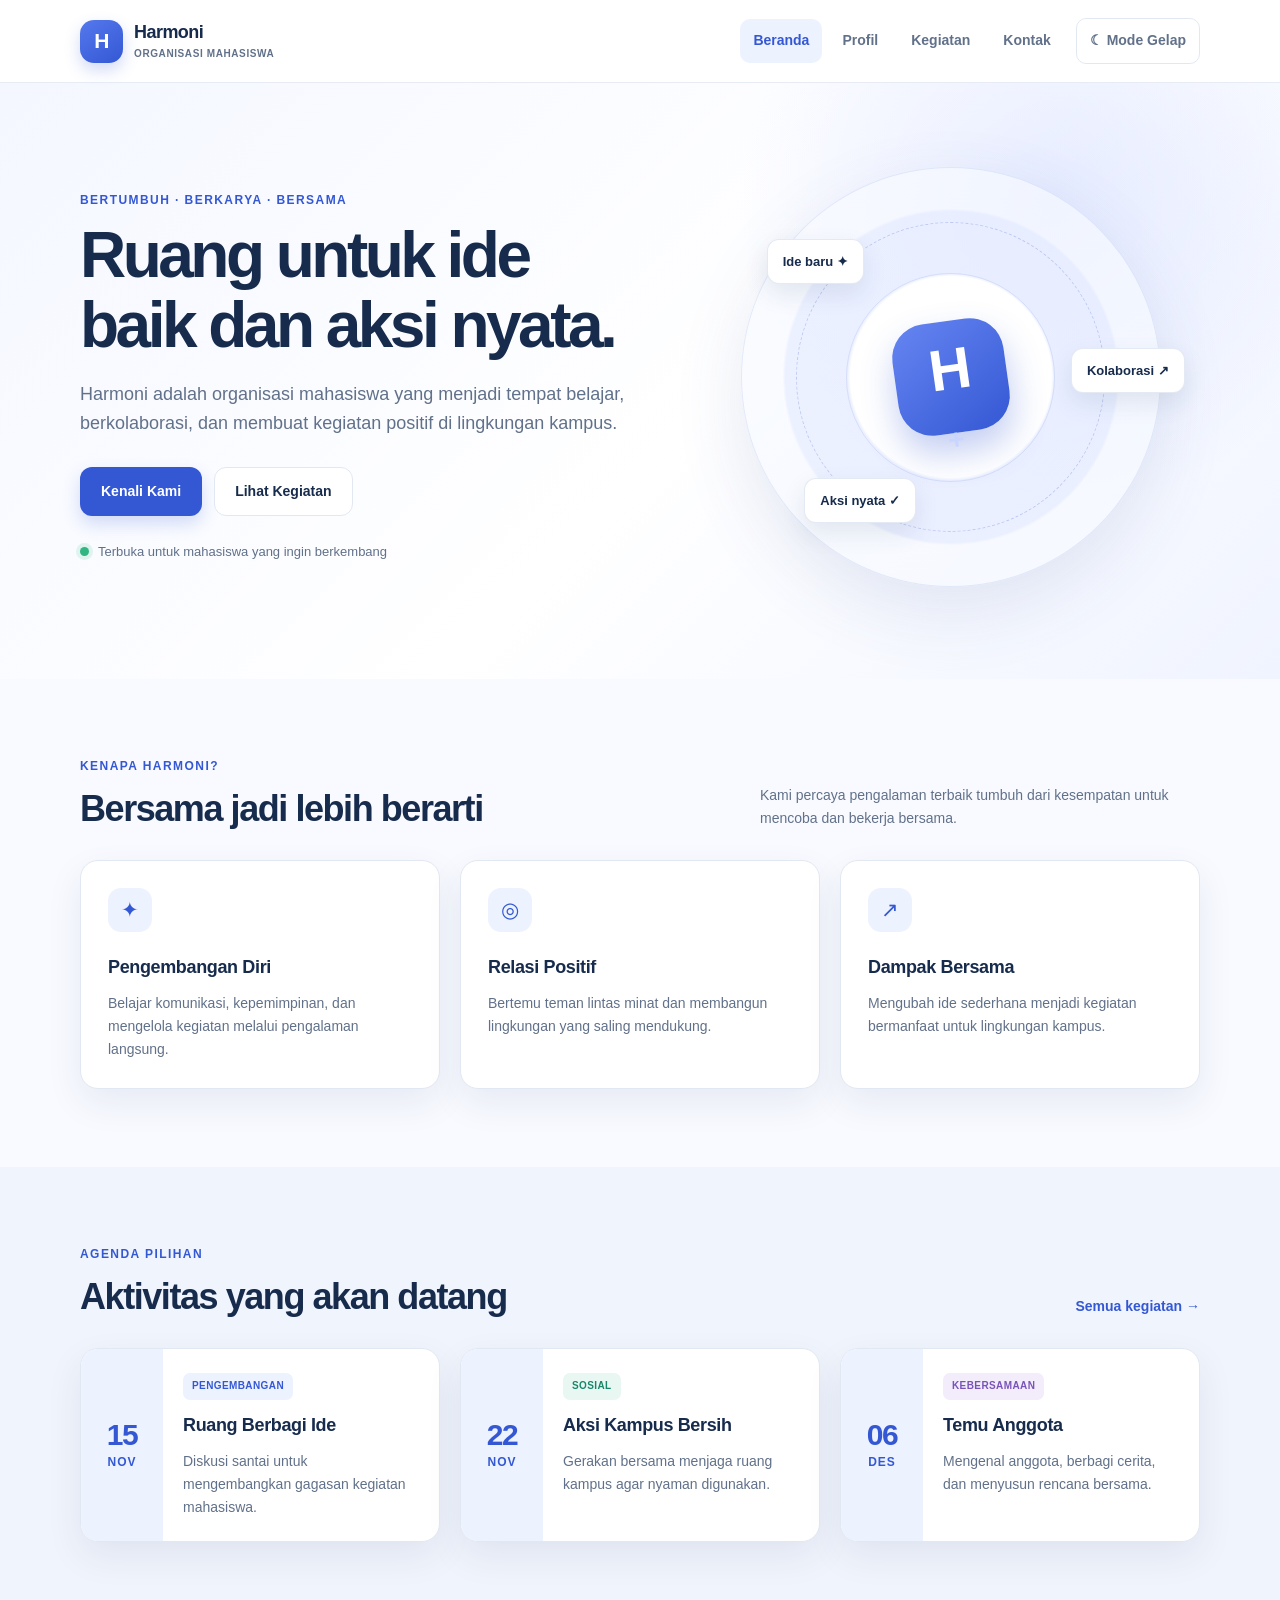
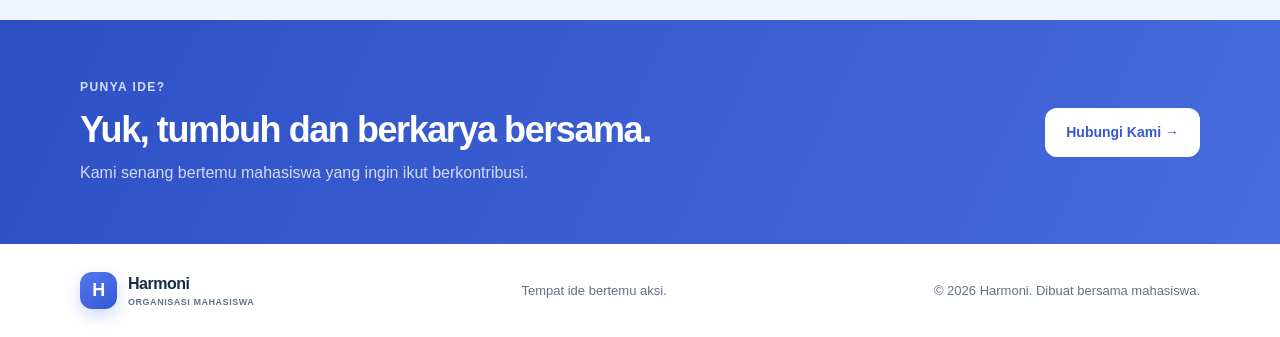
<file: index.html>
<!DOCTYPE html>
<html lang="id">
<head>
  <meta charset="UTF-8">
  <meta name="viewport" content="width=device-width, initial-scale=1.0">
  <meta name="description" content="Website informasi Organisasi Mahasiswa Harmoni.">
  <title>Beranda | Harmoni</title>
  <link rel="stylesheet" href="css/style.css">
  <script src="js/script.js" defer></script>
</head>
<body>
  <header class="site-header">
    <div class="container nav-wrap">
      <a class="brand" href="index.html"><span class="brand-mark">H</span><span>Harmoni<span class="brand-sub">Organisasi Mahasiswa</span></span></a>
      <button class="menu-toggle" id="menu-toggle" aria-label="Buka menu" aria-expanded="false">☰</button>
      <nav class="nav-links" id="nav-links" aria-label="Navigasi utama">
        <a class="active" href="index.html">Beranda</a>
        <a href="profil.html">Profil</a>
        <a href="kegiatan.html">Kegiatan</a>
        <a href="kontak.html">Kontak</a>
        <button class="theme-toggle" id="theme-toggle" type="button">☾ Mode Gelap</button>
      </nav>
    </div>
  </header>

  <main>
    <section class="hero">
      <div class="container hero-grid">
        <div class="hero-copy">
          <p class="eyebrow">Bertumbuh · Berkarya · Bersama</p>
          <h1>Ruang untuk ide baik dan aksi nyata.</h1>
          <p class="hero-text">Harmoni adalah organisasi mahasiswa yang menjadi tempat belajar, berkolaborasi, dan membuat kegiatan positif di lingkungan kampus.</p>
          <div class="hero-actions">
            <a class="button button-primary" href="profil.html">Kenali Kami</a>
            <a class="button button-secondary" href="kegiatan.html">Lihat Kegiatan</a>
          </div>
          <div class="hero-note"><span class="status-dot"></span> Terbuka untuk mahasiswa yang ingin berkembang</div>
        </div>
        <div class="hero-art" aria-label="Ilustrasi kolaborasi mahasiswa">
          <div class="art-orbit orbit-one"></div><div class="art-orbit orbit-two"></div>
          <div class="art-center">H<span>+</span></div>
          <div class="art-chip chip-one">Ide baru ✦</div>
          <div class="art-chip chip-two">Kolaborasi ↗</div>
          <div class="art-chip chip-three">Aksi nyata ✓</div>
        </div>
      </div>
    </section>

    <section class="section">
      <div class="container">
        <div class="section-heading">
          <div><p class="eyebrow">Kenapa Harmoni?</p><h2>Bersama jadi lebih berarti</h2></div>
          <p>Kami percaya pengalaman terbaik tumbuh dari kesempatan untuk mencoba dan bekerja bersama.</p>
        </div>
        <div class="card-grid three">
          <article class="info-card"><div class="card-icon">✦</div><h3>Pengembangan Diri</h3><p>Belajar komunikasi, kepemimpinan, dan mengelola kegiatan melalui pengalaman langsung.</p></article>
          <article class="info-card"><div class="card-icon">◎</div><h3>Relasi Positif</h3><p>Bertemu teman lintas minat dan membangun lingkungan yang saling mendukung.</p></article>
          <article class="info-card"><div class="card-icon">↗</div><h3>Dampak Bersama</h3><p>Mengubah ide sederhana menjadi kegiatan bermanfaat untuk lingkungan kampus.</p></article>
        </div>
      </div>
    </section>

    <section class="section section-tint">
      <div class="container">
        <div class="section-heading">
          <div><p class="eyebrow">Agenda pilihan</p><h2>Aktivitas yang akan datang</h2></div>
          <a class="text-link" href="kegiatan.html">Semua kegiatan →</a>
        </div>
        <div class="card-grid three">
          <article class="event-card"><div class="event-date"><span>15</span> NOV</div><div class="event-content"><span class="tag">Pengembangan</span><h3>Ruang Berbagi Ide</h3><p>Diskusi santai untuk mengembangkan gagasan kegiatan mahasiswa.</p></div></article>
          <article class="event-card"><div class="event-date"><span>22</span> NOV</div><div class="event-content"><span class="tag tag-green">Sosial</span><h3>Aksi Kampus Bersih</h3><p>Gerakan bersama menjaga ruang kampus agar nyaman digunakan.</p></div></article>
          <article class="event-card"><div class="event-date"><span>06</span> DES</div><div class="event-content"><span class="tag tag-purple">Kebersamaan</span><h3>Temu Anggota</h3><p>Mengenal anggota, berbagi cerita, dan menyusun rencana bersama.</p></div></article>
        </div>
      </div>
    </section>

    <section class="cta-section"><div class="container cta-inner"><div><p class="eyebrow">Punya ide?</p><h2>Yuk, tumbuh dan berkarya bersama.</h2><p>Kami senang bertemu mahasiswa yang ingin ikut berkontribusi.</p></div><a class="button button-light" href="kontak.html">Hubungi Kami →</a></div></section>
  </main>

  <footer class="site-footer"><div class="container footer-inner"><a class="brand footer-brand" href="index.html"><span class="brand-mark">H</span><span>Harmoni<span class="brand-sub">Organisasi Mahasiswa</span></span></a><p>Tempat ide bertemu aksi.</p><p class="copyright">© <span class="current-year">2026</span> Harmoni. Dibuat bersama mahasiswa.</p></div></footer>
</body>
</html>
</file>
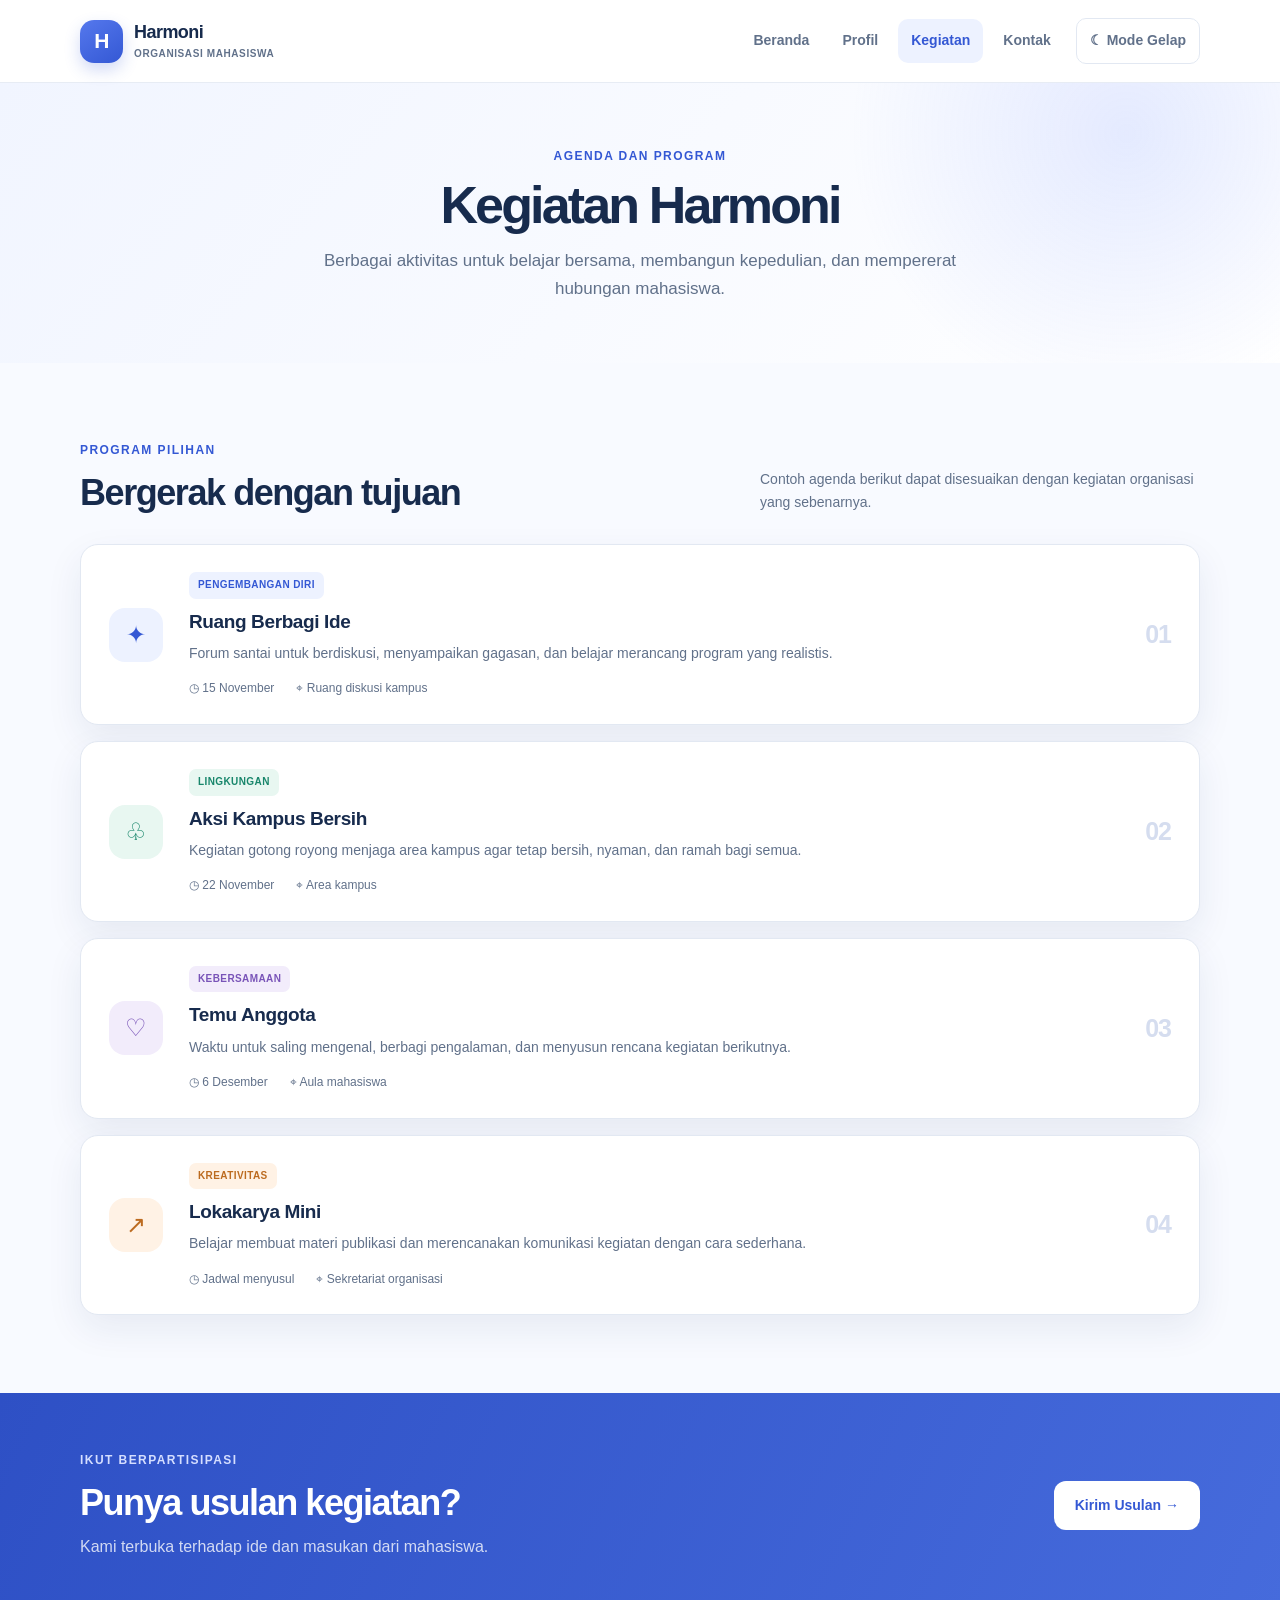
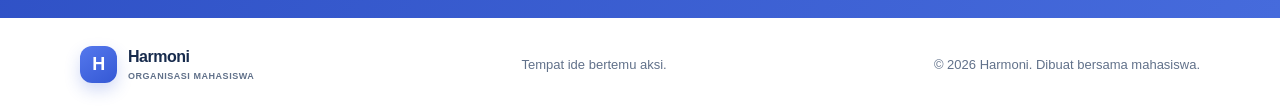
<file: kegiatan.html>
<!DOCTYPE html>
<html lang="id">
<head>
  <meta charset="UTF-8">
  <meta name="viewport" content="width=device-width, initial-scale=1.0">
  <meta name="description" content="Informasi kegiatan Organisasi Mahasiswa Harmoni.">
  <title>Kegiatan | Harmoni</title>
  <link rel="stylesheet" href="css/style.css">
  <script src="js/script.js" defer></script>
</head>
<body>
  <header class="site-header">
    <div class="container nav-wrap">
      <a class="brand" href="index.html"><span class="brand-mark">H</span><span>Harmoni<span class="brand-sub">Organisasi Mahasiswa</span></span></a>
      <button class="menu-toggle" id="menu-toggle" aria-label="Buka menu" aria-expanded="false">☰</button>
      <nav class="nav-links" id="nav-links" aria-label="Navigasi utama">
        <a href="index.html">Beranda</a><a href="profil.html">Profil</a><a class="active" href="kegiatan.html">Kegiatan</a><a href="kontak.html">Kontak</a>
        <button class="theme-toggle" id="theme-toggle" type="button">☾ Mode Gelap</button>
      </nav>
    </div>
  </header>
  <main>
    <section class="page-hero"><div class="container"><p class="eyebrow">Agenda dan program</p><h1>Kegiatan Harmoni</h1><p>Berbagai aktivitas untuk belajar bersama, membangun kepedulian, dan mempererat hubungan mahasiswa.</p></div></section>
    <section class="section"><div class="container"><div class="section-heading"><div><p class="eyebrow">Program pilihan</p><h2>Bergerak dengan tujuan</h2></div><p>Contoh agenda berikut dapat disesuaikan dengan kegiatan organisasi yang sebenarnya.</p></div>
      <div class="activity-list">
        <article class="activity-card"><div class="activity-symbol symbol-blue">✦</div><div class="activity-body"><span class="tag">Pengembangan diri</span><h3>Ruang Berbagi Ide</h3><p>Forum santai untuk berdiskusi, menyampaikan gagasan, dan belajar merancang program yang realistis.</p><div class="activity-meta"><span>◷ 15 November</span><span>⌖ Ruang diskusi kampus</span></div></div><div class="activity-number">01</div></article>
        <article class="activity-card"><div class="activity-symbol symbol-green">♧</div><div class="activity-body"><span class="tag tag-green">Lingkungan</span><h3>Aksi Kampus Bersih</h3><p>Kegiatan gotong royong menjaga area kampus agar tetap bersih, nyaman, dan ramah bagi semua.</p><div class="activity-meta"><span>◷ 22 November</span><span>⌖ Area kampus</span></div></div><div class="activity-number">02</div></article>
        <article class="activity-card"><div class="activity-symbol symbol-purple">♡</div><div class="activity-body"><span class="tag tag-purple">Kebersamaan</span><h3>Temu Anggota</h3><p>Waktu untuk saling mengenal, berbagi pengalaman, dan menyusun rencana kegiatan berikutnya.</p><div class="activity-meta"><span>◷ 6 Desember</span><span>⌖ Aula mahasiswa</span></div></div><div class="activity-number">03</div></article>
        <article class="activity-card"><div class="activity-symbol symbol-orange">↗</div><div class="activity-body"><span class="tag tag-orange">Kreativitas</span><h3>Lokakarya Mini</h3><p>Belajar membuat materi publikasi dan merencanakan komunikasi kegiatan dengan cara sederhana.</p><div class="activity-meta"><span>◷ Jadwal menyusul</span><span>⌖ Sekretariat organisasi</span></div></div><div class="activity-number">04</div></article>
      </div>
    </div></section>
    <section class="cta-section"><div class="container cta-inner"><div><p class="eyebrow">Ikut berpartisipasi</p><h2>Punya usulan kegiatan?</h2><p>Kami terbuka terhadap ide dan masukan dari mahasiswa.</p></div><a class="button button-light" href="kontak.html">Kirim Usulan →</a></div></section>
  </main>
  <footer class="site-footer"><div class="container footer-inner"><a class="brand footer-brand" href="index.html"><span class="brand-mark">H</span><span>Harmoni<span class="brand-sub">Organisasi Mahasiswa</span></span></a><p>Tempat ide bertemu aksi.</p><p class="copyright">© <span class="current-year">2026</span> Harmoni. Dibuat bersama mahasiswa.</p></div></footer>
</body>
</html>
</file>
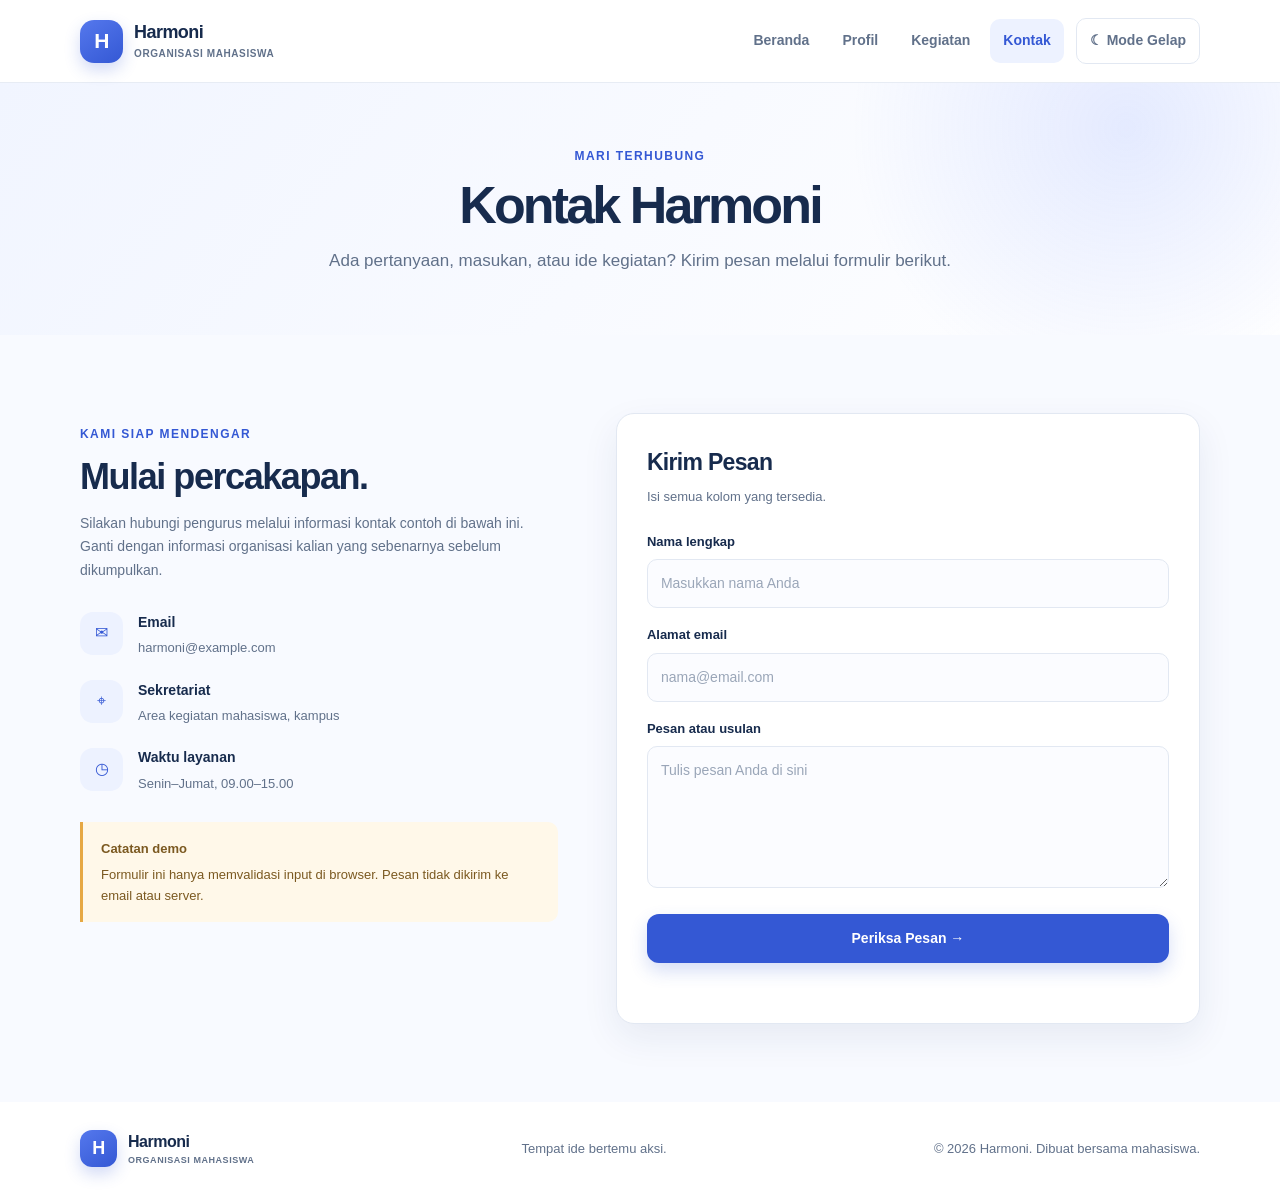
<file: kontak.html>
<!DOCTYPE html>
<html lang="id">
<head>
  <meta charset="UTF-8">
  <meta name="viewport" content="width=device-width, initial-scale=1.0">
  <meta name="description" content="Hubungi Organisasi Mahasiswa Harmoni.">
  <title>Kontak | Harmoni</title>
  <link rel="stylesheet" href="css/style.css">
  <script src="js/script.js" defer></script>
</head>
<body>
  <header class="site-header">
    <div class="container nav-wrap">
      <a class="brand" href="index.html"><span class="brand-mark">H</span><span>Harmoni<span class="brand-sub">Organisasi Mahasiswa</span></span></a>
      <button class="menu-toggle" id="menu-toggle" aria-label="Buka menu" aria-expanded="false">☰</button>
      <nav class="nav-links" id="nav-links" aria-label="Navigasi utama">
        <a href="index.html">Beranda</a><a href="profil.html">Profil</a><a href="kegiatan.html">Kegiatan</a><a class="active" href="kontak.html">Kontak</a>
        <button class="theme-toggle" id="theme-toggle" type="button">☾ Mode Gelap</button>
      </nav>
    </div>
  </header>
  <main>
    <section class="page-hero"><div class="container"><p class="eyebrow">Mari terhubung</p><h1>Kontak Harmoni</h1><p>Ada pertanyaan, masukan, atau ide kegiatan? Kirim pesan melalui formulir berikut.</p></div></section>
    <section class="section"><div class="container contact-layout">
      <div class="contact-info"><p class="eyebrow">Kami siap mendengar</p><h2>Mulai percakapan.</h2><p>Silakan hubungi pengurus melalui informasi kontak contoh di bawah ini. Ganti dengan informasi organisasi kalian yang sebenarnya sebelum dikumpulkan.</p>
        <div class="contact-item"><span class="contact-icon">✉</span><div><strong>Email</strong><p>harmoni@example.com</p></div></div>
        <div class="contact-item"><span class="contact-icon">⌖</span><div><strong>Sekretariat</strong><p>Area kegiatan mahasiswa, kampus</p></div></div>
        <div class="contact-item"><span class="contact-icon">◷</span><div><strong>Waktu layanan</strong><p>Senin–Jumat, 09.00–15.00</p></div></div>
        <div class="notice"><strong>Catatan demo</strong><p>Formulir ini hanya memvalidasi input di browser. Pesan tidak dikirim ke email atau server.</p></div>
      </div>
      <form class="contact-form" id="contact-form" novalidate>
        <h2>Kirim Pesan</h2><p class="form-intro">Isi semua kolom yang tersedia.</p>
        <label for="nama">Nama lengkap</label><input id="nama" name="nama" type="text" placeholder="Masukkan nama Anda">
        <label for="email">Alamat email</label><input id="email" name="email" type="email" placeholder="nama@email.com">
        <label for="pesan">Pesan atau usulan</label><textarea id="pesan" name="pesan" rows="5" placeholder="Tulis pesan Anda di sini"></textarea>
        <button class="button button-primary button-full" type="submit">Periksa Pesan →</button>
        <p id="status-form" class="form-status" role="status" aria-live="polite"></p>
      </form>
    </div></section>
  </main>
  <footer class="site-footer"><div class="container footer-inner"><a class="brand footer-brand" href="index.html"><span class="brand-mark">H</span><span>Harmoni<span class="brand-sub">Organisasi Mahasiswa</span></span></a><p>Tempat ide bertemu aksi.</p><p class="copyright">© <span class="current-year">2026</span> Harmoni. Dibuat bersama mahasiswa.</p></div></footer>
</body>
</html>
</file>
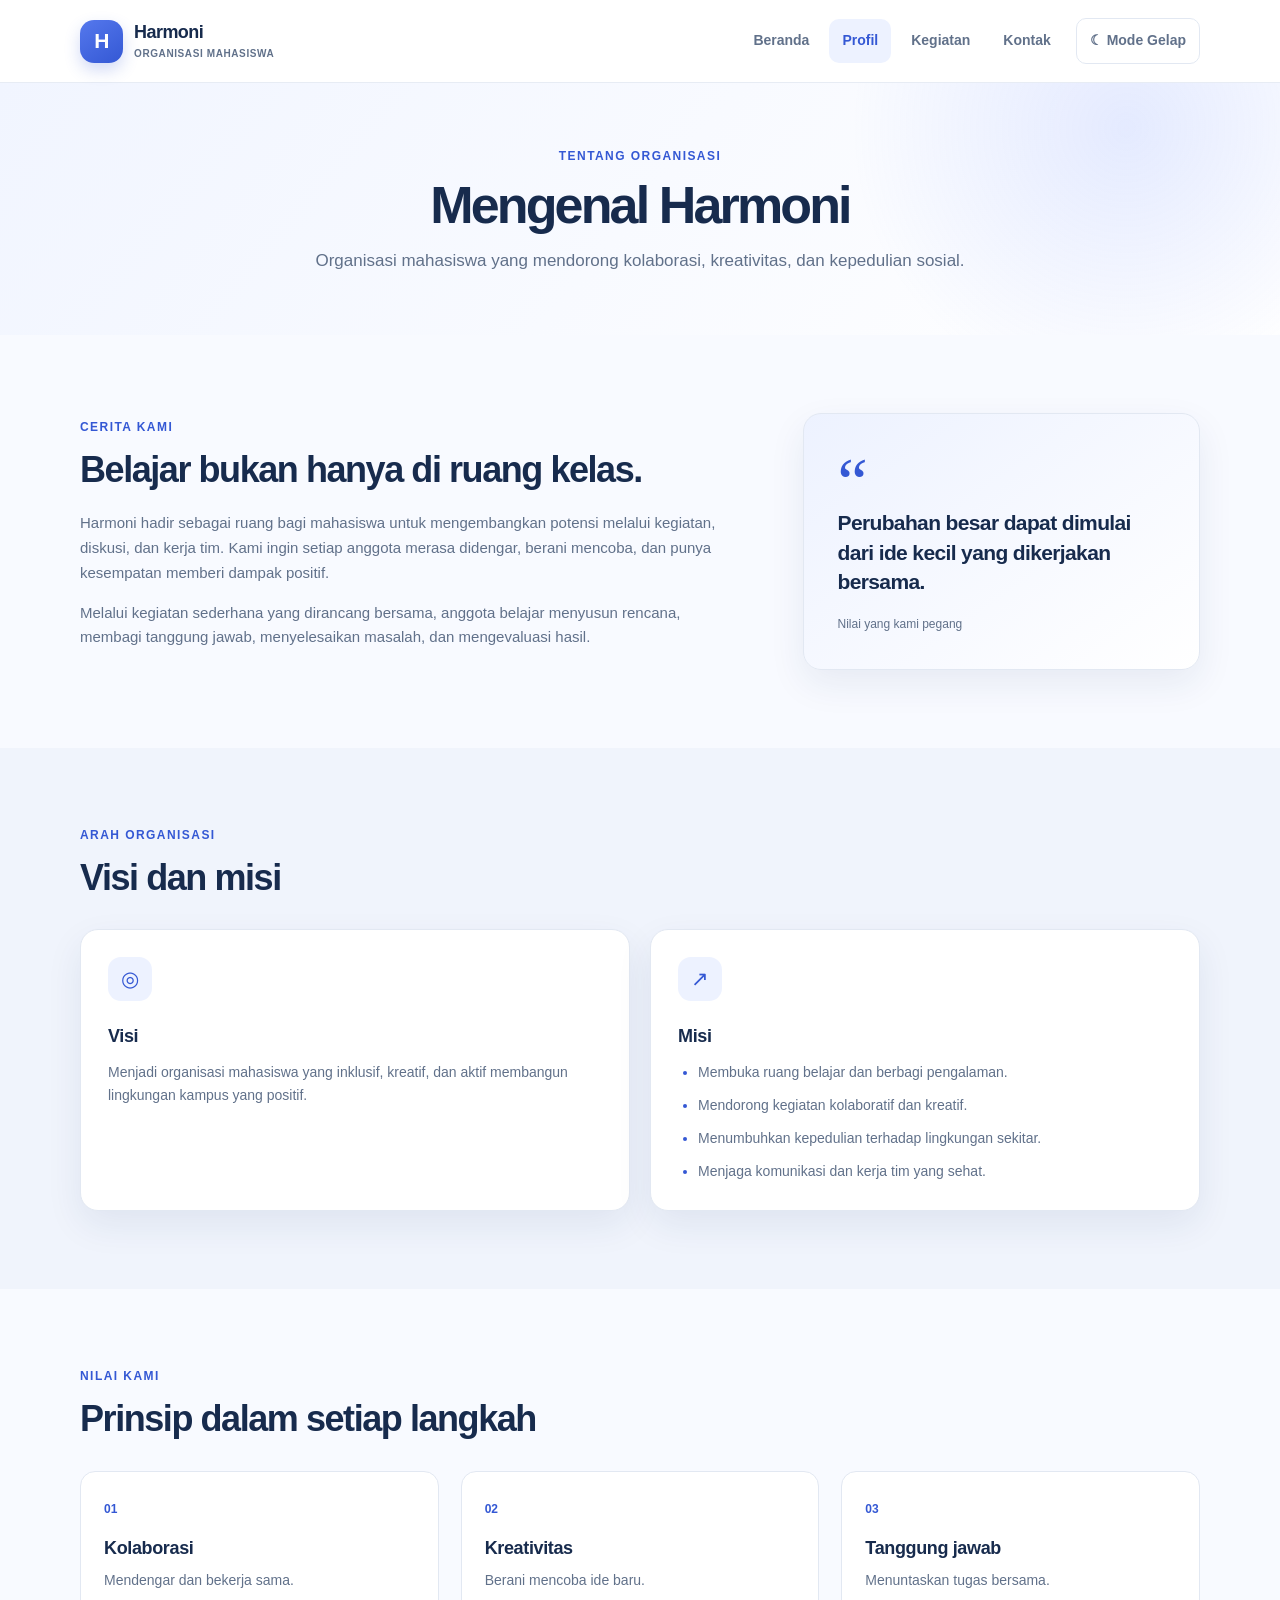
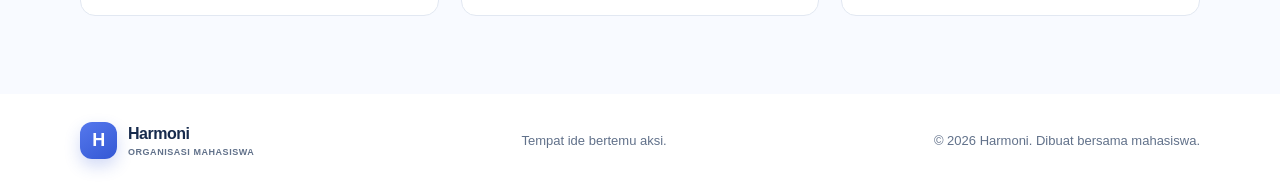
<file: profil.html>
<!DOCTYPE html>
<html lang="id">
<head>
  <meta charset="UTF-8">
  <meta name="viewport" content="width=device-width, initial-scale=1.0">
  <meta name="description" content="Profil, visi, misi, dan nilai Organisasi Mahasiswa Harmoni.">
  <title>Profil | Harmoni</title>
  <link rel="stylesheet" href="css/style.css">
  <script src="js/script.js" defer></script>
</head>
<body>
  <header class="site-header">
    <div class="container nav-wrap">
      <a class="brand" href="index.html"><span class="brand-mark">H</span><span>Harmoni<span class="brand-sub">Organisasi Mahasiswa</span></span></a>
      <button class="menu-toggle" id="menu-toggle" aria-label="Buka menu" aria-expanded="false">☰</button>
      <nav class="nav-links" id="nav-links" aria-label="Navigasi utama">
        <a href="index.html">Beranda</a><a class="active" href="profil.html">Profil</a><a href="kegiatan.html">Kegiatan</a><a href="kontak.html">Kontak</a>
        <button class="theme-toggle" id="theme-toggle" type="button">☾ Mode Gelap</button>
      </nav>
    </div>
  </header>
  <main>
    <section class="page-hero"><div class="container"><p class="eyebrow">Tentang organisasi</p><h1>Mengenal Harmoni</h1><p>Organisasi mahasiswa yang mendorong kolaborasi, kreativitas, dan kepedulian sosial.</p></div></section>
    <section class="section"><div class="container split-layout">
      <div><p class="eyebrow">Cerita kami</p><h2>Belajar bukan hanya di ruang kelas.</h2><p>Harmoni hadir sebagai ruang bagi mahasiswa untuk mengembangkan potensi melalui kegiatan, diskusi, dan kerja tim. Kami ingin setiap anggota merasa didengar, berani mencoba, dan punya kesempatan memberi dampak positif.</p><p>Melalui kegiatan sederhana yang dirancang bersama, anggota belajar menyusun rencana, membagi tanggung jawab, menyelesaikan masalah, dan mengevaluasi hasil.</p></div>
      <aside class="quote-card"><span class="quote-mark">“</span><blockquote>Perubahan besar dapat dimulai dari ide kecil yang dikerjakan bersama.</blockquote><p>Nilai yang kami pegang</p></aside>
    </div></section>
    <section class="section section-tint"><div class="container"><div class="section-heading"><div><p class="eyebrow">Arah organisasi</p><h2>Visi dan misi</h2></div></div>
      <div class="card-grid two"><article class="info-card"><div class="card-icon">◎</div><h3>Visi</h3><p>Menjadi organisasi mahasiswa yang inklusif, kreatif, dan aktif membangun lingkungan kampus yang positif.</p></article><article class="info-card"><div class="card-icon">↗</div><h3>Misi</h3><ul class="clean-list"><li>Membuka ruang belajar dan berbagi pengalaman.</li><li>Mendorong kegiatan kolaboratif dan kreatif.</li><li>Menumbuhkan kepedulian terhadap lingkungan sekitar.</li><li>Menjaga komunikasi dan kerja tim yang sehat.</li></ul></article></div>
    </div></section>
    <section class="section"><div class="container"><div class="section-heading"><div><p class="eyebrow">Nilai kami</p><h2>Prinsip dalam setiap langkah</h2></div></div><div class="value-row"><div><span>01</span><h3>Kolaborasi</h3><p>Mendengar dan bekerja sama.</p></div><div><span>02</span><h3>Kreativitas</h3><p>Berani mencoba ide baru.</p></div><div><span>03</span><h3>Tanggung jawab</h3><p>Menuntaskan tugas bersama.</p></div></div></div></section>
  </main>
  <footer class="site-footer"><div class="container footer-inner"><a class="brand footer-brand" href="index.html"><span class="brand-mark">H</span><span>Harmoni<span class="brand-sub">Organisasi Mahasiswa</span></span></a><p>Tempat ide bertemu aksi.</p><p class="copyright">© <span class="current-year">2026</span> Harmoni. Dibuat bersama mahasiswa.</p></div></footer>
</body>
</html>
</file>
<file: css/style.css>
:root {
  color-scheme: light;
  --color-ink: #172b4d;
  --color-muted: #61718a;
  --color-primary: #3458d4;
  --color-primary-dark: #2444b5;
  --color-soft-blue: #edf2ff;
  --color-surface: #ffffff;
  --color-background: #f8faff;
  --color-border: #e2e8f2;
  --color-green: #18866b;
  --color-purple: #7954b8;
  --color-orange: #bc6b20;
  --shadow-card: 0 14px 36px rgba(31, 55, 100, 0.08);
}

:root[data-theme="dark"] {
  color-scheme: dark;
  --color-ink: #ecf2ff;
  --color-muted: #aab7ce;
  --color-primary: #91a8ff;
  --color-primary-dark: #b1c1ff;
  --color-soft-blue: #24345a;
  --color-surface: #17243a;
  --color-background: #101a2b;
  --color-border: #2b3b56;
  --color-green: #65d2ad;
  --color-purple: #c3a3ff;
  --color-orange: #ffc27d;
  --shadow-card: 0 14px 36px rgba(0, 0, 0, 0.2);
}

* {
  box-sizing: border-box;
}

html {
  scroll-behavior: smooth;
}

body {
  margin: 0;
  background: var(--color-background);
  color: var(--color-ink);
  font-family: Inter, "Segoe UI", Arial, sans-serif;
  font-size: 16px;
  line-height: 1.65;
  -webkit-font-smoothing: antialiased;
}

button,
input,
textarea {
  font: inherit;
}

a {
  color: inherit;
  text-decoration: none;
}

button,
a {
  -webkit-tap-highlight-color: transparent;
}

button:focus-visible,
a:focus-visible,
input:focus-visible,
textarea:focus-visible {
  outline: 3px solid rgba(52, 88, 212, 0.35);
  outline-offset: 3px;
}

.container {
  width: min(1120px, calc(100% - 48px));
  margin-inline: auto;
}

.site-header {
  position: relative;
  z-index: 10;
  background: rgba(255, 255, 255, 0.94);
  border-bottom: 1px solid rgba(226, 232, 242, 0.8);
  backdrop-filter: blur(14px);
}

.nav-wrap {
  min-height: 82px;
  display: flex;
  align-items: center;
  justify-content: space-between;
  gap: 28px;
}

.brand {
  display: inline-flex;
  align-items: center;
  gap: 11px;
  font-size: 18px;
  font-weight: 800;
  line-height: 1.2;
  letter-spacing: -0.03em;
}

.brand-mark {
  width: 43px;
  height: 43px;
  display: grid;
  place-items: center;
  flex: 0 0 auto;
  border-radius: 14px;
  background: linear-gradient(145deg, #5578ed, #3458d4);
  box-shadow: 0 7px 16px rgba(52, 88, 212, 0.22);
  color: #fff;
  font-size: 21px;
}

.brand-sub {
  display: block;
  margin-top: 4px;
  color: var(--color-muted);
  font-size: 10px;
  font-weight: 600;
  letter-spacing: 0.06em;
  text-transform: uppercase;
}

.nav-links {
  display: flex;
  align-items: center;
  gap: 7px;
}

.nav-links > a,
.theme-toggle {
  padding: 10px 13px;
  border: 0;
  border-radius: 10px;
  background: transparent;
  color: var(--color-muted);
  cursor: pointer;
  font-size: 14px;
  font-weight: 650;
  transition: background 160ms ease, color 160ms ease;
}

.nav-links > a:hover,
.theme-toggle:hover,
.nav-links > a.active {
  background: var(--color-soft-blue);
  color: var(--color-primary);
}

.theme-toggle {
  margin-left: 5px;
  border: 1px solid var(--color-border);
}

.menu-toggle {
  display: none;
  width: 42px;
  height: 42px;
  border: 1px solid var(--color-border);
  border-radius: 11px;
  background: var(--color-surface);
  color: var(--color-ink);
  cursor: pointer;
  font-size: 20px;
}

.hero {
  overflow: hidden;
  padding: 84px 0 92px;
  background:
    radial-gradient(circle at 82% 20%, rgba(113, 145, 255, 0.17), transparent 27%),
    linear-gradient(135deg, #f4f7ff 0%, #fff 55%, #f0f4ff 100%);
}

.hero-grid {
  display: grid;
  grid-template-columns: 1.05fr 0.95fr;
  align-items: center;
  gap: 70px;
}

.hero-copy {
  max-width: 620px;
}

.eyebrow {
  margin: 0 0 12px;
  color: var(--color-primary);
  font-size: 12px;
  font-weight: 800;
  letter-spacing: 0.12em;
  line-height: 1.5;
  text-transform: uppercase;
}

h1,
h2,
h3,
p {
  margin-top: 0;
}

.hero h1,
.page-hero h1 {
  margin-bottom: 20px;
  font-size: clamp(40px, 5.3vw, 64px);
  font-weight: 800;
  letter-spacing: -0.055em;
  line-height: 1.08;
}

.hero-text {
  max-width: 570px;
  margin-bottom: 28px;
  color: var(--color-muted);
  font-size: 18px;
}

.hero-actions {
  display: flex;
  flex-wrap: wrap;
  gap: 12px;
}

.button {
  min-height: 48px;
  display: inline-flex;
  align-items: center;
  justify-content: center;
  padding: 12px 20px;
  border: 1px solid transparent;
  border-radius: 12px;
  cursor: pointer;
  font-size: 14px;
  font-weight: 750;
  transition: transform 160ms ease, background 160ms ease, box-shadow 160ms ease;
}

.button:hover {
  transform: translateY(-2px);
}

.button-primary {
  background: var(--color-primary);
  box-shadow: 0 8px 18px rgba(52, 88, 212, 0.2);
  color: #fff;
}

.button-primary:hover {
  background: var(--color-primary-dark);
}

.button-secondary {
  border-color: var(--color-border);
  background: #fff;
  color: var(--color-ink);
}

.hero-note {
  display: flex;
  align-items: center;
  gap: 9px;
  margin-top: 25px;
  color: var(--color-muted);
  font-size: 13px;
}

.status-dot {
  width: 9px;
  height: 9px;
  border-radius: 50%;
  background: #31b581;
  box-shadow: 0 0 0 4px rgba(49, 181, 129, 0.13);
}

.hero-art {
  position: relative;
  width: min(100%, 420px);
  aspect-ratio: 1;
  display: grid;
  place-items: center;
  justify-self: center;
  border: 1px solid rgba(122, 148, 226, 0.18);
  border-radius: 50%;
  background: radial-gradient(circle, #fff 0 34%, rgba(231, 237, 255, 0.8) 35% 56%, rgba(247, 249, 255, 0.65) 57%);
  box-shadow: 0 24px 70px rgba(58, 82, 150, 0.12);
}

.art-orbit {
  position: absolute;
  border: 1px dashed rgba(74, 104, 207, 0.28);
  border-radius: 50%;
}

.orbit-one {
  inset: 13%;
}

.orbit-two {
  inset: 25%;
  border-style: solid;
  border-color: rgba(74, 104, 207, 0.13);
}

.art-center {
  width: 112px;
  height: 112px;
  display: grid;
  place-items: center;
  border-radius: 34px;
  background: linear-gradient(145deg, #6685f2, #3458d4);
  box-shadow: 0 18px 35px rgba(52, 88, 212, 0.3);
  color: #fff;
  font-size: 58px;
  font-weight: 800;
  transform: rotate(-8deg);
}

.art-center span {
  margin-left: -7px;
  color: #c9d5ff;
  font-size: 28px;
}

.art-chip {
  position: absolute;
  padding: 11px 15px;
  border: 1px solid rgba(226, 232, 242, 0.9);
  border-radius: 12px;
  background: #fff;
  box-shadow: 0 10px 25px rgba(31, 55, 100, 0.1);
  color: var(--color-ink);
  font-size: 13px;
  font-weight: 750;
}

.chip-one {
  top: 17%;
  left: 6%;
}

.chip-two {
  top: 43%;
  right: -6%;
}

.chip-three {
  bottom: 15%;
  left: 15%;
}

.section {
  padding: 78px 0;
}

.section-tint {
  background: #f0f4fc;
}

.section-heading {
  display: flex;
  align-items: end;
  justify-content: space-between;
  gap: 28px;
  margin-bottom: 30px;
}

.section-heading h2,
.contact-info h2,
.split-layout h2,
.cta-inner h2 {
  margin-bottom: 0;
  font-size: clamp(27px, 3vw, 36px);
  font-weight: 800;
  letter-spacing: -0.04em;
  line-height: 1.2;
}

.section-heading > p {
  max-width: 440px;
  margin: 0;
  color: var(--color-muted);
  font-size: 14px;
}

.card-grid {
  display: grid;
  gap: 20px;
}

.card-grid.three {
  grid-template-columns: repeat(3, minmax(0, 1fr));
}

.card-grid.two {
  grid-template-columns: repeat(2, minmax(0, 1fr));
}

.info-card,
.event-card,
.activity-card,
.contact-form,
.quote-card {
  border: 1px solid var(--color-border);
  border-radius: 18px;
  background: var(--color-surface);
  box-shadow: var(--shadow-card);
}

.info-card {
  padding: 27px;
}

.card-icon {
  width: 44px;
  height: 44px;
  display: grid;
  place-items: center;
  margin-bottom: 21px;
  border-radius: 13px;
  background: var(--color-soft-blue);
  color: var(--color-primary);
  font-size: 21px;
}

.info-card h3,
.event-content h3,
.activity-body h3,
.value-row h3 {
  margin-bottom: 9px;
  font-size: 18px;
  font-weight: 750;
  letter-spacing: -0.02em;
}

.info-card p,
.event-content p,
.activity-body p,
.value-row p {
  margin-bottom: 0;
  color: var(--color-muted);
  font-size: 14px;
}

.event-card {
  display: flex;
  min-height: 190px;
  overflow: hidden;
}

.event-date {
  width: 82px;
  display: flex;
  flex: 0 0 82px;
  flex-direction: column;
  align-items: center;
  justify-content: center;
  background: var(--color-soft-blue);
  color: var(--color-primary);
  font-size: 12px;
  font-weight: 800;
  letter-spacing: 0.08em;
}

.event-date span {
  font-size: 30px;
  letter-spacing: -0.05em;
  line-height: 1.2;
}

.event-content {
  padding: 22px 20px;
}

.tag {
  display: inline-flex;
  align-items: center;
  margin-bottom: 11px;
  padding: 5px 9px;
  border-radius: 7px;
  background: #edf2ff;
  color: var(--color-primary);
  font-size: 10px;
  font-weight: 800;
  letter-spacing: 0.04em;
  text-transform: uppercase;
}

.tag-green {
  background: #e8f7f1;
  color: var(--color-green);
}

.tag-purple {
  background: #f2ecfb;
  color: var(--color-purple);
}

.tag-orange {
  background: #fff2e5;
  color: var(--color-orange);
}

.text-link {
  flex: 0 0 auto;
  color: var(--color-primary);
  font-size: 14px;
  font-weight: 750;
}

.text-link:hover {
  color: var(--color-primary-dark);
}

.cta-section {
  padding: 58px 0;
  background: linear-gradient(115deg, #2e50c5, #466bdc);
  color: #fff;
}

.cta-inner {
  display: flex;
  align-items: center;
  justify-content: space-between;
  gap: 32px;
}

.cta-inner .eyebrow {
  color: #d5deff;
}

.cta-inner h2 {
  margin-bottom: 9px;
}

.cta-inner p:not(.eyebrow) {
  margin-bottom: 0;
  color: rgba(255, 255, 255, 0.78);
}

.button-light {
  flex: 0 0 auto;
  background: #fff;
  color: var(--color-primary);
}

.button-light:hover {
  background: #edf2ff;
}

.site-footer {
  padding: 28px 0;
  background: #fff;
}

.footer-inner {
  display: flex;
  align-items: center;
  justify-content: space-between;
  gap: 22px;
}

.footer-inner > p {
  margin: 0;
  color: var(--color-muted);
  font-size: 13px;
}

.footer-brand {
  font-size: 16px;
}

.footer-brand .brand-mark {
  width: 37px;
  height: 37px;
  border-radius: 12px;
  font-size: 18px;
}

.footer-brand .brand-sub {
  font-size: 9px;
}

.copyright {
  text-align: right;
}

.page-hero {
  padding: 64px 0 60px;
  background:
    radial-gradient(circle at 88% 18%, rgba(113, 145, 255, 0.17), transparent 24%),
    linear-gradient(130deg, #f1f5ff, #fff);
  text-align: center;
}

.page-hero .container {
  max-width: 760px;
}

.page-hero h1 {
  margin-bottom: 14px;
  font-size: clamp(36px, 5vw, 52px);
}

.page-hero .container > p:last-child {
  max-width: 650px;
  margin: 0 auto;
  color: var(--color-muted);
  font-size: 17px;
}

.activity-list {
  display: grid;
  gap: 16px;
}

.activity-card {
  display: grid;
  grid-template-columns: 58px 1fr auto;
  align-items: center;
  gap: 22px;
  padding: 25px 28px;
  transition: transform 160ms ease, box-shadow 160ms ease;
}

.activity-card:hover {
  transform: translateY(-3px);
  box-shadow: 0 18px 38px rgba(31, 55, 100, 0.12);
}

.activity-symbol {
  width: 54px;
  height: 54px;
  display: grid;
  place-items: center;
  border-radius: 16px;
  font-size: 24px;
}

.symbol-blue {
  background: #edf2ff;
  color: var(--color-primary);
}

.symbol-green {
  background: #e8f7f1;
  color: var(--color-green);
}

.symbol-purple {
  background: #f2ecfb;
  color: var(--color-purple);
}

.symbol-orange {
  background: #fff2e5;
  color: var(--color-orange);
}

.activity-body .tag {
  margin-bottom: 7px;
}

.activity-body h3 {
  margin-bottom: 5px;
  font-size: 19px;
}

.activity-meta {
  display: flex;
  flex-wrap: wrap;
  gap: 8px 22px;
  margin-top: 14px;
  color: var(--color-muted);
  font-size: 12px;
}

.activity-number {
  color: #d5ddef;
  font-size: 25px;
  font-weight: 800;
  letter-spacing: -0.04em;
}

.contact-layout {
  display: grid;
  grid-template-columns: 0.9fr 1.1fr;
  align-items: start;
  gap: 58px;
}

.contact-info {
  padding-top: 12px;
}

.contact-info h2 {
  margin-bottom: 14px;
}

.contact-info > p:not(.eyebrow) {
  margin-bottom: 27px;
  color: var(--color-muted);
  font-size: 14px;
}

.contact-item {
  display: flex;
  align-items: center;
  gap: 15px;
  margin: 18px 0;
}

.contact-icon {
  width: 43px;
  height: 43px;
  display: grid;
  flex: 0 0 43px;
  place-items: center;
  border-radius: 13px;
  background: var(--color-soft-blue);
  color: var(--color-primary);
}

.contact-item strong {
  font-size: 14px;
}

.contact-item p {
  margin: 2px 0 0;
  color: var(--color-muted);
  font-size: 13px;
}

.notice {
  margin-top: 28px;
  padding: 16px 18px;
  border-left: 3px solid #e6a843;
  border-radius: 0 10px 10px 0;
  background: #fff8e9;
  color: #7b5920;
  font-size: 13px;
}

.notice p {
  margin: 4px 0 0;
}

.contact-form {
  padding: 30px;
}

.contact-form h2 {
  margin-bottom: 4px;
  font-size: 23px;
  letter-spacing: -0.03em;
}

.form-intro {
  margin-bottom: 23px;
  color: var(--color-muted);
  font-size: 13px;
}

.contact-form label {
  display: block;
  margin: 16px 0 7px;
  font-size: 13px;
  font-weight: 700;
}

.contact-form input,
.contact-form textarea {
  width: 100%;
  padding: 12px 13px;
  border: 1px solid var(--color-border);
  border-radius: 10px;
  background: #fbfcff;
  color: var(--color-ink);
  font-size: 14px;
  transition: border-color 160ms ease, box-shadow 160ms ease;
}

.contact-form input:focus,
.contact-form textarea:focus {
  border-color: #7890e8;
  box-shadow: 0 0 0 3px rgba(52, 88, 212, 0.1);
  outline: 0;
}

.contact-form textarea {
  min-height: 130px;
  resize: vertical;
}

.contact-form input::placeholder,
.contact-form textarea::placeholder {
  color: #9aa6b8;
}

.button-full {
  width: 100%;
  margin-top: 18px;
}

.form-status {
  min-height: 1.4em;
  margin: 12px 0 0;
  color: var(--color-green);
  font-size: 13px;
}

.split-layout {
  display: grid;
  grid-template-columns: 1.25fr 0.75fr;
  align-items: center;
  gap: 60px;
}

.split-layout h2 {
  max-width: 580px;
  margin-bottom: 20px;
}

.split-layout > div > p:not(.eyebrow) {
  color: var(--color-muted);
  font-size: 15px;
}

.quote-card {
  position: relative;
  padding: 34px;
  background: linear-gradient(145deg, #edf2ff, #fff);
}

.quote-mark {
  display: block;
  height: 48px;
  color: var(--color-primary);
  font-family: Georgia, serif;
  font-size: 68px;
  line-height: 1;
}

.quote-card blockquote {
  margin: 12px 0 19px;
  font-size: 21px;
  font-weight: 750;
  letter-spacing: -0.03em;
  line-height: 1.4;
}

.quote-card p {
  margin-bottom: 0;
  color: var(--color-muted);
  font-size: 12px;
}

.clean-list {
  display: grid;
  gap: 10px;
  margin: 0;
  padding-left: 20px;
  color: var(--color-muted);
  font-size: 14px;
}

.clean-list li::marker {
  color: var(--color-primary);
}

.value-row {
  display: grid;
  grid-template-columns: repeat(3, minmax(0, 1fr));
  gap: 22px;
}

.value-row > div {
  padding: 23px;
  border: 1px solid var(--color-border);
  border-radius: 15px;
  background: #fff;
}

.value-row > div > span {
  display: inline-block;
  margin-bottom: 15px;
  color: var(--color-primary);
  font-size: 12px;
  font-weight: 800;
}

.value-row h3 {
  margin-bottom: 5px;
}

[data-theme="dark"] .hero,
[data-theme="dark"] .page-hero {
  background:
    radial-gradient(circle at 82% 20%, rgba(83, 108, 190, 0.2), transparent 27%),
    linear-gradient(135deg, #142139 0%, #101a2b 55%, #17243a 100%);
}

[data-theme="dark"] .section-tint {
  background: #131f33;
}

[data-theme="dark"] .hero-art {
  border-color: rgba(145, 168, 255, 0.18);
  background: radial-gradient(circle, #17243a 0 34%, rgba(36, 52, 90, 0.8) 35% 56%, rgba(19, 31, 51, 0.65) 57%);
}

[data-theme="dark"] .art-orbit {
  border-color: rgba(145, 168, 255, 0.3);
}

[data-theme="dark"] .orbit-two {
  border-color: rgba(145, 168, 255, 0.17);
}

[data-theme="dark"] .art-chip,
[data-theme="dark"] .button-secondary,
[data-theme="dark"] .value-row > div {
  background: var(--color-surface);
  color: var(--color-ink);
}

[data-theme="dark"] .event-date {
  background: #24345a;
}

[data-theme="dark"] .quote-card {
  background: linear-gradient(145deg, #1c2d4b, #17243a);
}

[data-theme="dark"] .notice {
  border-left-color: #b98537;
  background: #332a1d;
  color: #f2cb8d;
}

[data-theme="dark"] .contact-form input,
[data-theme="dark"] .contact-form textarea {
  background: #111d30;
  color: var(--color-ink);
}

[data-theme="dark"] .contact-form input::placeholder,
[data-theme="dark"] .contact-form textarea::placeholder {
  color: #8292ad;
}

[data-theme="dark"] .nav-links {
  background: var(--color-surface);
}

@media (max-width: 900px) {
  .hero-grid {
    gap: 35px;
  }

  .hero-art {
    width: min(100%, 350px);
  }

  .card-grid.three {
    grid-template-columns: repeat(2, minmax(0, 1fr));
  }

  .event-card:last-child {
    grid-column: 1 / -1;
  }

  .contact-layout {
    gap: 32px;
  }
}

@media (max-width: 680px) {
  .container {
    width: min(100% - 36px, 520px);
  }

  .nav-wrap {
    min-height: 70px;
    position: relative;
    justify-content: space-between;
    padding-block: 12px;
  }

  .nav-links {
    position: absolute;
    top: calc(100% + 1px);
    right: -18px;
    left: -18px;
    display: none;
    align-items: stretch;
    padding: 12px 18px 18px;
    border-bottom: 1px solid var(--color-border);
    background: var(--color-surface);
    box-shadow: 0 14px 22px rgba(31, 55, 100, 0.08);
  }

  .nav-links.open {
    display: flex;
    flex-direction: column;
    gap: 3px;
  }

  .nav-links > a,
  .theme-toggle {
    width: 100%;
    margin: 0;
    text-align: left;
  }

  .menu-toggle {
    display: block;
  }

  .hero {
    padding: 58px 0 65px;
  }

  .hero-grid {
    grid-template-columns: 1fr;
    gap: 42px;
  }

  .hero h1 {
    font-size: clamp(39px, 11vw, 56px);
  }

  .hero-text {
    font-size: 16px;
  }

  .hero-art {
    width: min(82vw, 340px);
  }

  .chip-two {
    right: -3%;
  }

  .section {
    padding: 58px 0;
  }

  .section-heading {
    align-items: flex-start;
    flex-direction: column;
    gap: 12px;
  }

  .card-grid.three,
  .card-grid.two,
  .value-row {
    grid-template-columns: 1fr;
  }

  .event-card:last-child {
    grid-column: auto;
  }

  .info-card {
    padding: 23px;
  }

  .cta-inner {
    align-items: flex-start;
    flex-direction: column;
  }

  .footer-inner {
    align-items: flex-start;
    flex-direction: column;
    gap: 13px;
  }

  .copyright {
    text-align: left;
  }

  .page-hero {
    padding: 51px 0;
  }

  .page-hero .container > p:last-child {
    font-size: 15px;
  }

  .activity-card {
    grid-template-columns: 46px 1fr;
    gap: 15px;
    padding: 20px;
  }

  .activity-symbol {
    width: 46px;
    height: 46px;
    border-radius: 13px;
  }

  .activity-number {
    display: none;
  }

  .activity-meta {
    flex-direction: column;
    gap: 4px;
  }

  .contact-layout,
  .split-layout {
    grid-template-columns: 1fr;
    gap: 34px;
  }

  .contact-form {
    padding: 23px;
  }

  .quote-card {
    padding: 27px;
  }
}

@media (prefers-reduced-motion: reduce) {
  *,
  *::before,
  *::after {
    scroll-behavior: auto !important;
    transition-duration: 0.01ms !important;
  }
}
</file>
